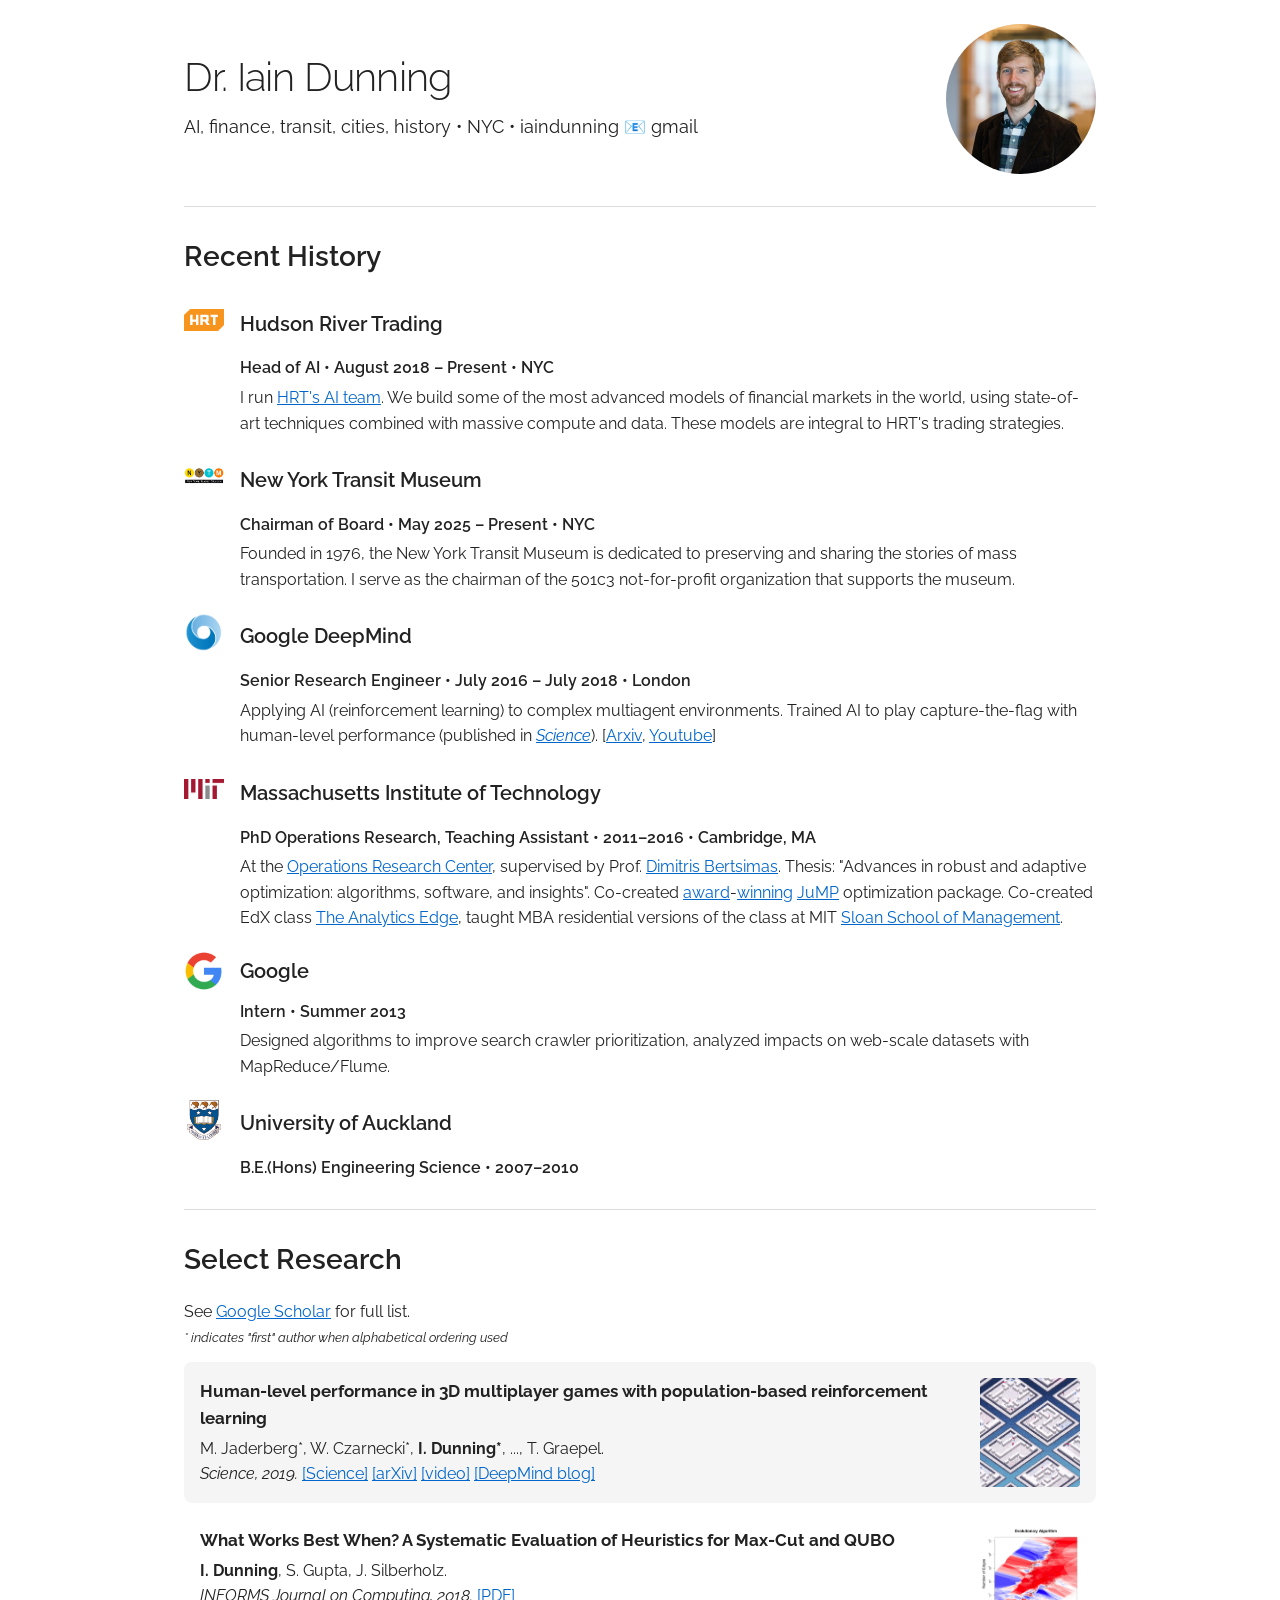
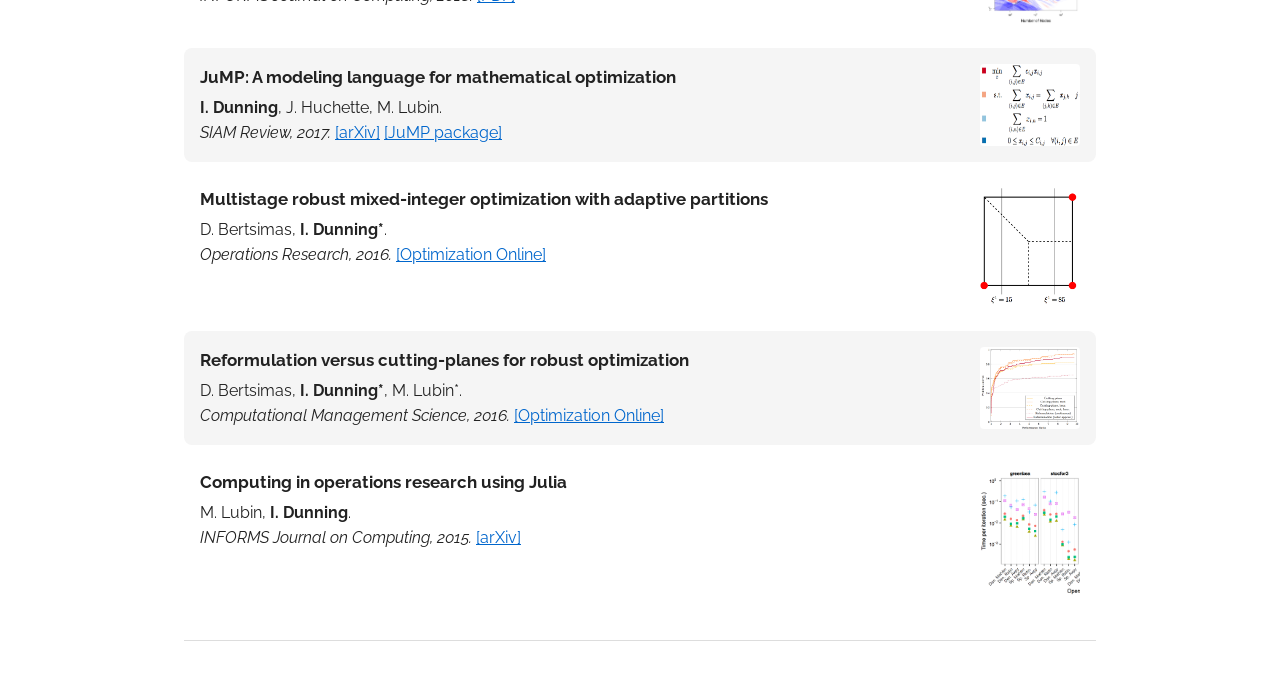
<file: index.html>
<!DOCTYPE html>
<html lang="en">
<head>
  <meta charset="utf-8">
  <meta name="viewport" content="width=device-width, initial-scale=1">
  <title>Dr. Iain Dunning</title>
  <meta name="description" content="AI researcher and engineer. Head of AI at Hudson River Trading, Chairman at New York Transit Museum.">
  <meta name="author" content="Iain Dunning">
  <meta property="og:title" content="Dr. Iain Dunning">
  <meta property="og:description" content="AI researcher and engineer. Head of AI at Hudson River Trading, Chairman at New York Transit Museum.">
  <meta property="og:type" content="website">
  <meta property="og:url" content="https://www.iaindunning.com/">
  <link rel="canonical" href="https://www.iaindunning.com/">
  <link href="//fonts.googleapis.com/css?family=Raleway:400,300,600" rel="stylesheet" type="text/css">

  <style>
    * {
      margin: 0;
      padding: 0;
      box-sizing: border-box;
    }
    
    body {
      font-family: 'Raleway', -apple-system, sans-serif;
      line-height: 1.6;
      color: #222;
    }
    
    .container {
      max-width: 960px;
      margin: 0 auto;
      padding: 1.5rem;
    }
    
    .header {
      display: grid;
      grid-template-columns: 1fr auto;
      gap: 2rem;
      align-items: center;
      margin-bottom: 2rem;
    }
    
    .header-content h1 {
      font-size: 2.5rem;
      font-weight: 300;
      margin-bottom: 0.25rem;
      letter-spacing: -0.02em;
    }
    
    .header-content p {
      font-size: 1.1rem;
    }
    
    .headshot {
      width: 150px;
      height: 150px;
      border-radius: 50%;
      object-fit: cover;
    }
    
    h3 {
      font-size: 1.75rem;
      font-weight: 600;
      margin: 1.75rem 0 1rem;
    }
    
    .job {
      margin: 1.25rem 0;
    }
    
    .job-header {
      display: flex;
      align-items: center;
      margin-bottom: 0.5rem;
    }
    
    .job-logo {
      width: 40px;
      height: 40px;
      margin-right: 1rem;
      object-fit: contain;
    }
    
    .job-title, .job-role {
      font-weight: 600;
    }
    
    .job-title {
      font-size: 1.25rem;
    }
    
    .job-role {
      margin-bottom: 0.25rem;
    }
    
    .job-details {
      margin-left: 56px;
    }
    
    hr {
      border: none;
      border-top: 1px solid #ddd;
      margin: 1.75rem 0;
    }
    
    a {
      color: #06c;
    }
    
    a:hover {
      text-decoration: underline;
    }
    
    p {
      margin-bottom: 0.75rem;
    }
    
    .paper {
      display: flex;
      padding: 1rem;
      margin: 0.5rem 0;
      border-radius: 0.5rem;
    }
    
    .paper:nth-child(even) {
      background: #f5f5f5;
    }
    
    .paper-content {
      flex: 1;
    }
    
    .paper-content > b:first-child {
      display: block;
      margin-bottom: 0.25rem;
      font-size: 1.05rem;
    }
    
    .paper-img {
      width: 100px;
      margin-left: 1rem;
      border-radius: 0.25rem;
    }
    
    @media (max-width: 768px) {
      .header {
        grid-template-columns: 1fr;
        text-align: center;
      }
      
      .header-content h1 {
        font-size: 2rem;
      }
      
      .headshot {
        margin: 0 auto;
      }
      
      .paper {
        flex-direction: column;
      }
      
      .paper-img {
        width: 100%;
        max-width: 200px;
        margin: 1rem 0 0;
      }
    }
  </style>

</head>
<body>
<div class="container">
  <div class="header">
    <div class="header-content">
      <h1>Dr. Iain Dunning</h1>
      <p>AI, finance, transit, cities, history • NYC • iaindunning 📧 gmail</p>
    </div>
    <img src="images/5DA_1240.jpeg" alt="Iain Dunning" class="headshot">
  </div>

  <section>
    <hr>
    
    <h3>Recent History</h3>
    
    <div class="job">
      <div class="job-header">
        <a href="http://www.hudson-trading.com/about/">
          <img src="images/hrt.svg" alt="HRT" class="job-logo">
        </a>
        <div class="job-title">Hudson River Trading</div>
      </div>
      <div class="job-details">
        <div class="job-role">Head of AI • August 2018 – Present • NYC</div>
        <p>
          I run <a href="https://www.youtube.com/watch?v=5wM5ateK99k">HRT's AI team</a>.
          We build some of the most advanced models of financial markets in the world, using
          state-of-art techniques combined with massive compute and data. These models are integral
          to HRT's trading strategies.
        </p>
      </div>
    </div>

    <div class="job">
      <div class="job-header">
        <a href="https://www.nytransitmuseum.org/">
          <img src="images/nytm.png" alt="NYTM" class="job-logo">
        </a>
        <div class="job-title">New York Transit Museum</div>
      </div>
      <div class="job-details">
        <div class="job-role">Chairman of Board • May 2025 – Present • NYC</div>
        <p>
          Founded in 1976, the New York Transit Museum is dedicated to preserving and sharing the stories of mass transportation.
          I serve as the chairman of the 501c3 not-for-profit organization that supports the museum.
        </p>
      </div>
    </div>

    <div class="job">
      <div class="job-header">
        <a href="https://deepmind.com/">
          <img src="images/deepmind.png" alt="DeepMind" class="job-logo">
        </a>
        <div class="job-title">Google DeepMind</div>
      </div>
      <div class="job-details">
        <div class="job-role">Senior Research Engineer • July 2016 – July 2018 • London</div>
        <p>
          Applying AI (reinforcement learning) to complex multiagent environments.
          Trained AI to play capture-the-flag with human-level performance
          (published in <a href="https://science.sciencemag.org/content/364/6443/859.abstract"><i>Science</i></a>).
          [<a href="https://arxiv.org/abs/1807.01281">Arxiv</a>,
          <a href="https://youtu.be/dltN4MxV1RI">Youtube</a>]
        </p>
      </div>
    </div>
    
    <div class="job">
      <div class="job-header">
        <a href="https://web.mit.edu/">
          <img src="images/mit.png" alt="MIT" class="job-logo">
        </a>
        <div class="job-title">Massachusetts Institute of Technology</div>
      </div>
      <div class="job-details">
        <div class="job-role">PhD Operations Research, Teaching Assistant • 2011–2016 • Cambridge, MA</div>
        <p>
          At the <a href="https://orc.mit.edu/">Operations
          Research Center</a>, supervised by Prof.
          <a href="http://www.mit.edu/~dbertsim/">
          Dimitris Bertsimas</a>.
          Thesis: "Advances in robust and adaptive optimization: algorithms, software, and insights".
          Co-created <a href="https://www.mathopt.org/?nav=boh_2021">award</a>-<a href="https://juliahub.com/blog/informs-computing-society-ics-awards-2016-prize-for-julia-jump-package-for-optimization">winning</a> <a href="https://jump.dev/">JuMP</a> optimization package.
          Co-created EdX class
          <a href="https://www.edx.org/course/analytics-edge-mitx-15-071x-3">
          The Analytics Edge</a>, taught MBA residential
          versions of the class at MIT
          <a href="https://mitsloan.mit.edu">Sloan School of
          Management</a>.
        </p>
      </div>
    </div>
    
    <div class="job">
      <div class="job-header">
        <img src="images/google.png" alt="Google" class="job-logo">
        <div class="job-title">Google</div>
      </div>
      <div class="job-details">
        <div class="job-role">Intern • Summer 2013</div>
        <p>
          Designed algorithms to improve search crawler prioritization,
          analyzed impacts on web-scale datasets with MapReduce/Flume.
        </p>
      </div>
    </div>

    <div class="job">
      <div class="job-header">
        <a href="http://www.des.auckland.ac.nz/en.html">
          <img src="images/uoa.png" alt="UoA" class="job-logo">
        </a>
        <div class="job-title">University of Auckland</div>
      </div>
      <div class="job-details">
        <div class="job-role">B.E.(Hons) Engineering Science • 2007–2010</div>
      </div>
    </div>
    
    <hr>
    
    <h3>Select Research</h3>

    <p style="clear: both">
      See <a href="https://scholar.google.com/citations?user=Fc3upZoAAAAJ">
      Google Scholar</a> for full list.<br>
      <small><i>* indicates "first" author when alphabetical ordering used</i></small>
    </p>

    <div class="paper">
      <div class="paper-content">
        <b>Human-level performance in 3D multiplayer games with
            population-based reinforcement learning</b>
        M. Jaderberg*, W. Czarnecki*, <b>I.&nbsp;Dunning*</b>, ..., T. Graepel.<br>
        <i>Science, 2019.</i>
        <a href="https://science.sciencemag.org/content/364/6443/859.abstract">[Science]</a>
        <a href="https://arxiv.org/abs/1807.01281">[arXiv]</a>
        <a href="https://youtu.be/dltN4MxV1RI">[video]</a>
        <a href="https://deepmind.com/blog/capture-the-flag/">[DeepMind blog]</a>
      </div>
      <img src="images/ctf.gif" alt="CTF Research" class="paper-img">
    </div>

    <div class="paper">
      <div class="paper-content">
        <b>What Works Best When? A Systematic Evaluation of Heuristics for Max-Cut and QUBO</b>
        <b>I.&nbsp;Dunning</b>, S. Gupta, J. Silberholz.<br>
        <i>INFORMS Journal on Computing, 2018.</i>
        <a href="http://www-personal.umich.edu/~josilber/SECM_clean.pdf">[PDF]</a>
      </div>
      <img src="images/qubo.png" alt="QUBO Research" class="paper-img">
    </div>

    <div class="paper">
      <div class="paper-content">
        <b>JuMP: A modeling language for mathematical optimization</b>
        <b>I.&nbsp;Dunning</b>, J. Huchette, M. Lubin.<br>
        <i>SIAM Review, 2017.</i>
        <a href="https://arxiv.org/abs/1508.01982">[arXiv]</a>
        <a href="https://github.com/JuliaOpt/JuMP.jl">[JuMP package]</a>
      </div>
      <img src="images/jumpsiam.png" alt="JuMP Research" class="paper-img">
    </div>
    
    <div class="paper">
      <div class="paper-content">
        <b>Multistage robust mixed-integer optimization with adaptive partitions</b>
        D. Bertsimas, <b>I.&nbsp;Dunning*</b>.<br>
        <i>Operations Research, 2016.</i>
        <a href="http://www.optimization-online.org/DB_HTML/2014/11/4658.html"
        >[Optimization Online]</a>
      </div>
      <img src="images/part.png" alt="Optimization Research" class="paper-img">
    </div>
    
    <div class="paper">
      <div class="paper-content">
        <b>Reformulation versus cutting-planes for robust optimization</b>
        D. Bertsimas, <b>I.&nbsp;Dunning*</b>, M. Lubin*.<br>
        <i>Computational Management Science, 2016.</i>
        <a href="http://www.optimization-online.org/DB_HTML/2014/04/4336.html"
        >[Optimization Online]</a>
      </div>
      <img src="images/cutreform.png" alt="Robust Optimization Research" class="paper-img">
    </div>
    
    <div class="paper">
      <div class="paper-content">
        <b>Computing in operations research using Julia</b>
        M. Lubin, <b>I.&nbsp;Dunning</b>.<br>
        <i>INFORMS Journal on Computing, 2015.</i>
        <a href="https://arxiv.org/abs/1312.1431">[arXiv]</a>
      </div>
      <img src="images/ijocjulia.png" alt="Julia Research" class="paper-img">
    </div>
    
    <hr>
    
  </section>
</div>
</body>
</html>
</file>
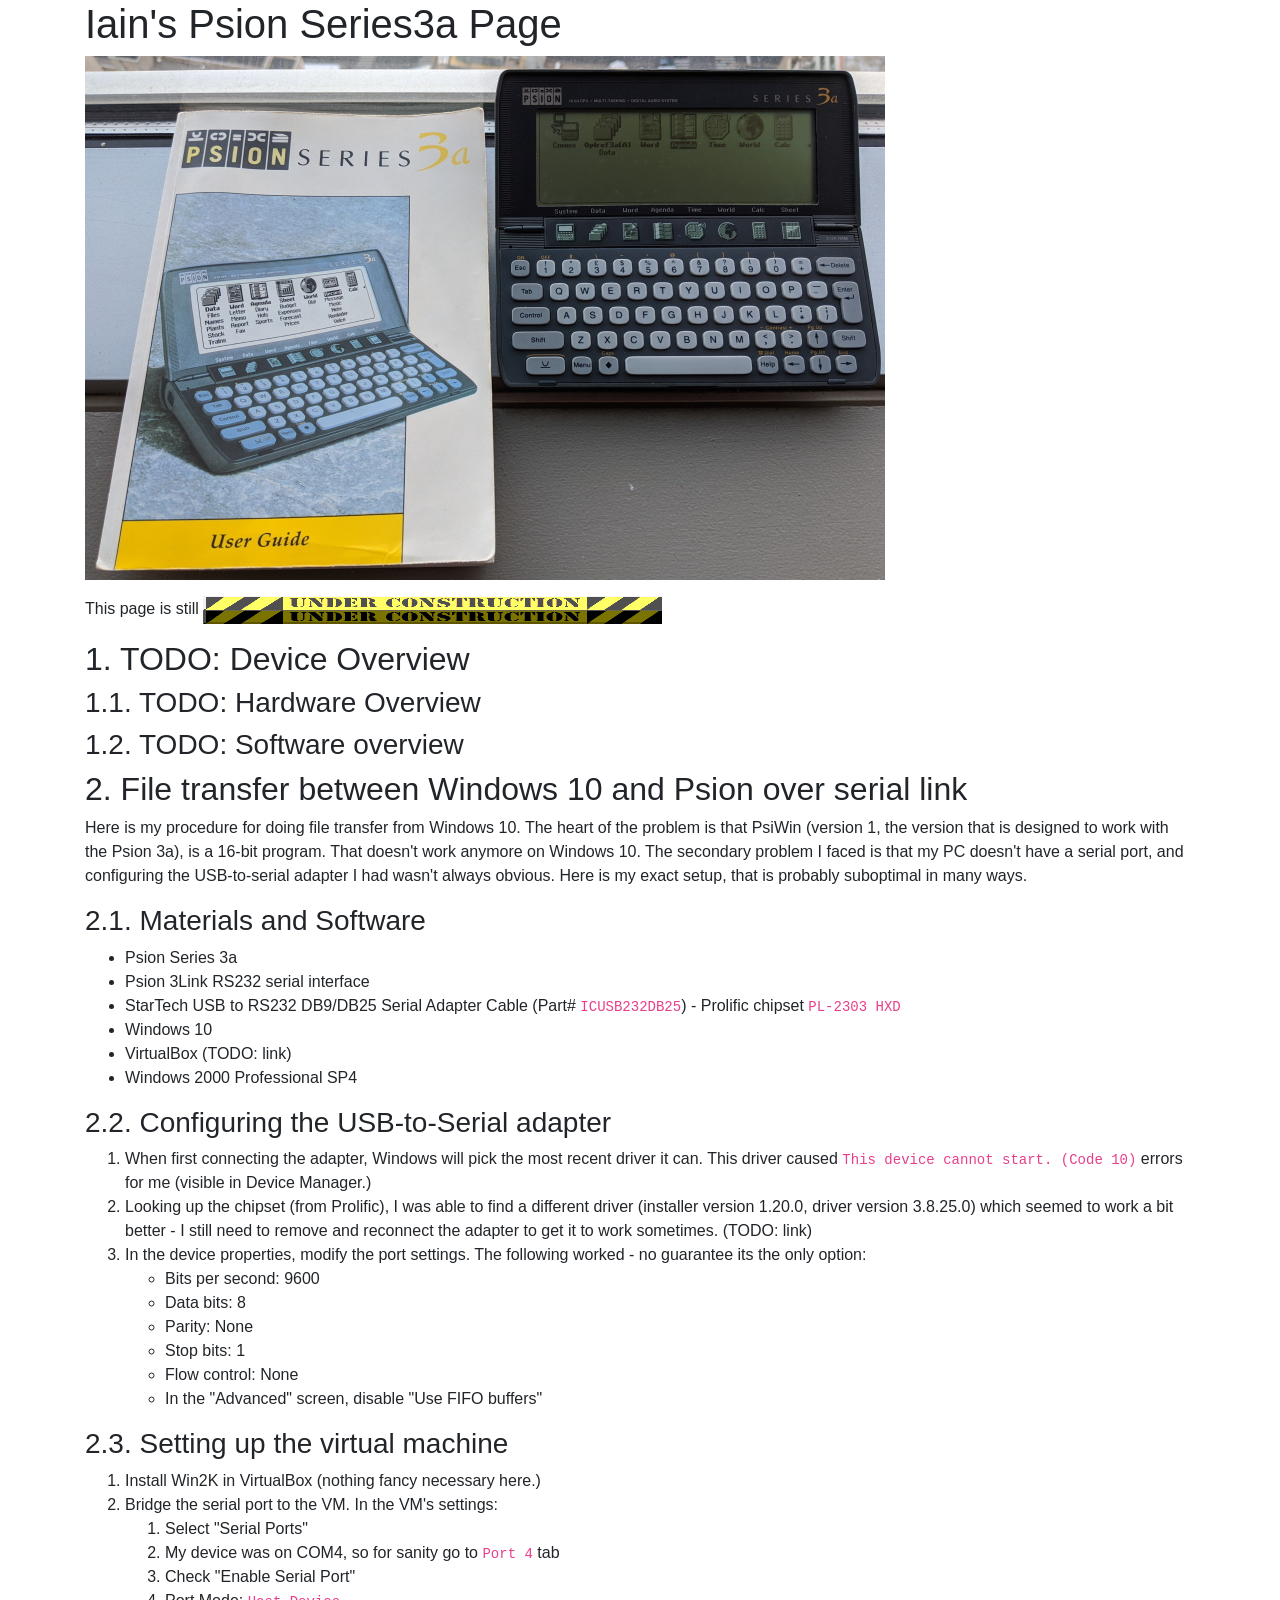
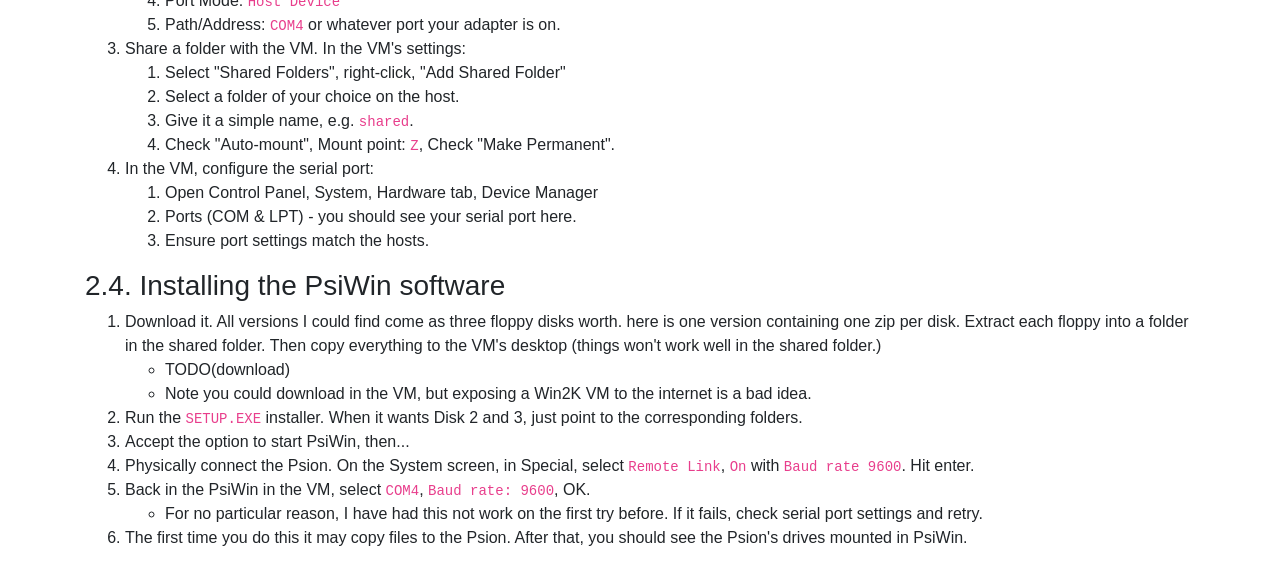
<file: psion/index.html>
<!doctype html>
<html lang="en">
  <head>
    <!-- Required meta tags -->
    <meta charset="utf-8">
    <meta name="viewport" content="width=device-width, initial-scale=1, shrink-to-fit=no">

    <!-- Bootstrap CSS -->
    <link rel="stylesheet" href="https://stackpath.bootstrapcdn.com/bootstrap/4.5.0/css/bootstrap.min.css" integrity="sha384-9aIt2nRpC12Uk9gS9baDl411NQApFmC26EwAOH8WgZl5MYYxFfc+NcPb1dKGj7Sk" crossorigin="anonymous">

    <!-- Header numbering -->
    <style>
        body {counter-reset: h2}
        h2 {counter-reset: h3}
        h2:before {counter-increment: h2; content: counter(h2) ". "}
        h3:before {counter-increment: h3; content: counter(h2) "." counter(h3) ". "}
    </style>

    <title>Iain's Psion Series3a Page</title>
  </head>
  <body>
  <div class="container">


<h1>Iain's Psion Series3a Page</h1>
<p><img alt="Psion with manual" class="img-fluid" src="img/main.jpg" /></p>
<p>This page is still 
<img alt="Under construction" class="img-fluid" src="img/underconstruction.gif" /></p>
<h2>TODO: Device Overview</h2>
<h3>TODO: Hardware Overview</h3>
<h3>TODO: Software overview</h3>
<h2>File transfer between Windows 10 and Psion over serial link</h2>
<p>Here is my procedure for doing file transfer from Windows 10.
The heart of the problem is that PsiWin (version 1, the version that is designed to work with the Psion 3a), is a 16-bit program. That doesn't work anymore on Windows 10. The secondary problem I faced is that my PC doesn't have a serial port, and configuring the USB-to-serial adapter I had wasn't always obvious. Here is my exact setup, that is probably suboptimal in many ways.</p>
<h3>Materials and Software</h3>
<ul>
<li>Psion Series 3a</li>
<li>Psion 3Link RS232 serial interface</li>
<li>StarTech USB to RS232 DB9/DB25 Serial Adapter Cable (Part# <code>ICUSB232DB25</code>) - Prolific chipset <code>PL-2303 HXD</code></li>
<li>Windows 10</li>
<li>VirtualBox  (TODO: link)</li>
<li>Windows 2000 Professional SP4</li>
</ul>
<h3>Configuring the USB-to-Serial adapter</h3>
<ol>
<li>When first connecting the adapter, Windows will pick the most recent driver it can. This driver caused <code>This device cannot start. (Code 10)</code> errors for me (visible in Device Manager.)</li>
<li>Looking up the chipset (from Prolific), I was able to find a different driver (installer version 1.20.0, driver version 3.8.25.0) which seemed to work a bit better - I still need to remove and reconnect the adapter to get it to work sometimes. (TODO: link)</li>
<li>In the device properties, modify the port settings. The following worked - no guarantee its the only option:<ul>
<li>Bits per second: 9600</li>
<li>Data bits: 8</li>
<li>Parity: None</li>
<li>Stop bits: 1</li>
<li>Flow control: None</li>
<li>In the "Advanced" screen, disable "Use FIFO buffers"</li>
</ul>
</li>
</ol>
<h3>Setting up the virtual machine</h3>
<ol>
<li>Install Win2K in VirtualBox (nothing fancy necessary here.)</li>
<li>Bridge the serial port to the VM. In the VM's settings:<ol>
<li>Select "Serial Ports"</li>
<li>My device was on COM4, so for sanity go to <code>Port 4</code> tab</li>
<li>Check "Enable Serial Port"</li>
<li>Port Mode: <code>Host Device</code></li>
<li>Path/Address: <code>COM4</code> or whatever port your adapter is on.</li>
</ol>
</li>
<li>Share a folder with the VM. In the VM's settings:<ol>
<li>Select "Shared Folders", right-click, "Add Shared Folder"</li>
<li>Select a folder of your choice on the host.</li>
<li>Give it a simple name, e.g. <code>shared</code>.</li>
<li>Check "Auto-mount", Mount point: <code>Z</code>, Check "Make Permanent".</li>
</ol>
</li>
<li>In the VM, configure the serial port:<ol>
<li>Open Control Panel, System, Hardware tab, Device Manager</li>
<li>Ports (COM &amp; LPT) - you should see your serial port here.</li>
<li>Ensure port settings match the hosts.</li>
</ol>
</li>
</ol>
<h3>Installing the PsiWin software</h3>
<ol>
<li>Download it. All versions I could find come as three floppy disks worth. here is one version containing one zip per disk. Extract each floppy into a folder in the shared folder. Then copy everything to the VM's desktop (things won't work well in the shared folder.)<ul>
<li>TODO(download)</li>
<li>Note you could download in the VM, but exposing a Win2K VM to the internet is a bad idea.</li>
</ul>
</li>
<li>Run the <code>SETUP.EXE</code> installer. When it wants Disk 2 and 3, just point to the corresponding folders.</li>
<li>Accept the option to start PsiWin, then...</li>
<li>Physically connect the Psion. On the System screen, in Special, select <code>Remote Link</code>, <code>On</code> with <code>Baud rate 9600</code>. Hit enter.</li>
<li>Back in the PsiWin in the VM, select <code>COM4</code>, <code>Baud rate: 9600</code>, OK.<ul>
<li>For no particular reason, I have had this not work on the first try before. If it fails, check serial port settings and retry.</li>
</ul>
</li>
<li>The first time you do this it may copy files to the Psion. After that, you should see the Psion's drives mounted in PsiWin.</li>
</ol>


</div>  <!-- container -->
  </body>
</html>
</file>
